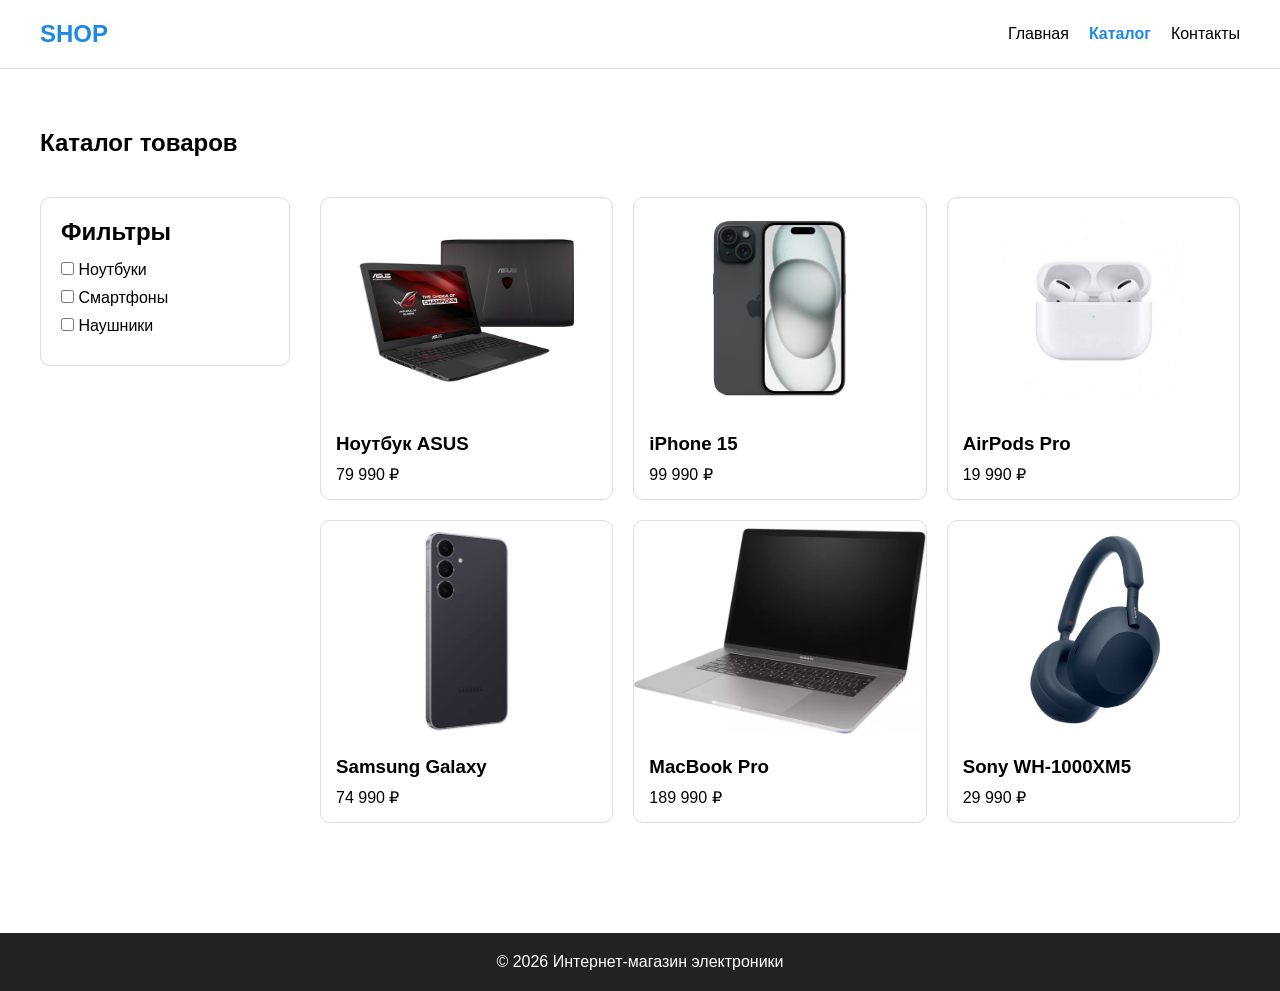
<file: catalog.html>
<!DOCTYPE html>
<html lang="ru">
<head>
    <meta charset="UTF-8">
    <meta name="viewport" content="width=device-width, initial-scale=1.0">
    <title>Интернет-магазин</title>

    <link rel="stylesheet" href="style.css">
</head>
<body>

<header class="header">
    <div class="container">

        <a href="index.html" class="logo">
            SHOP
        </a>

        <nav class="menu">
            <a href="index.html">Главная</a>
            <a href="catalog.html" class="active">Каталог</a>
            <a href="contacts.html">Контакты</a>
        </nav>

    </div>
</header>

<main>

    <section class="catalog">

        <div class="container">

            <h1>Каталог товаров</h1>

            <div class="catalog-layout">

                <aside class="filters">

                    <h2>Фильтры</h2>

                    <label>
                        <input type="checkbox" value="laptop">
                        Ноутбуки
                    </label>

                    <label>
                        <input type="checkbox" value="phone">
                        Смартфоны
                    </label>

                    <label>
                        <input type="checkbox" value="headphones">
                        Наушники
                    </label>

                </aside>

                <div class="catalog-grid">

                    <article class="card" data-category="laptop">

                        <img src="./img/products/asus.jpg" alt="Ноутбук ASUS">

                        <h3>
                            <a href="product-asus.html">
                                Ноутбук ASUS
                            </a>
                        </h3>

                        <p>79 990 ₽</p>

                    </article>

                    <article class="card" data-category="phone">

                        <img src="./img/products/iphone.jpg" alt="iPhone 15">

                        <h3>
                            <a href="product-iphone.html">
                                iPhone 15
                            </a>
                        </h3>

                        <p>99 990 ₽</p>

                    </article>

                    <article class="card" data-category="headphones">

                        <img src="./img/products/airpods.jpg" alt="AirPods Pro">

                        <h3>
                            <a href="product-airpods.html">
                                AirPods Pro
                            </a>
                        </h3>

                        <p>19 990 ₽</p>

                    </article>

                    <article class="card" data-category="phone">

                        <img src="./img/products/samsung-galaxy.jpg" alt="Samsung Galaxy">

                        <h3>
                            <a href="product-samsung.html">
                                Samsung Galaxy
                            </a>
                        </h3>

                        <p>74 990 ₽</p>

                    </article>

                    <article class="card" data-category="laptop">

                        <img src="./img/products/macbook-pro.jpg" alt="MacBook Pro">

                        <h3>
                            <a href="product-macbook.html">
                                MacBook Pro
                            </a>
                        </h3>

                        <p>189 990 ₽</p>

                    </article>

                    <article class="card" data-category="headphones">

                        <img src="./img/products/sony-wh1000xm5.jpg" alt="Sony WH-1000XM5">

                        <h3>
                            <a href="product-sony.html">
                                Sony WH-1000XM5
                            </a>
                        </h3>

                        <p>29 990 ₽</p>

                    </article>

                </div>

            </div>

        </div>

    </section>

</main>

<script src="./js/script.js"></script>

<footer class="footer">
    <div class="container">
        <p>© 2026 Интернет-магазин электроники</p>
    </div>
</footer>

</body>
</html>
</file>
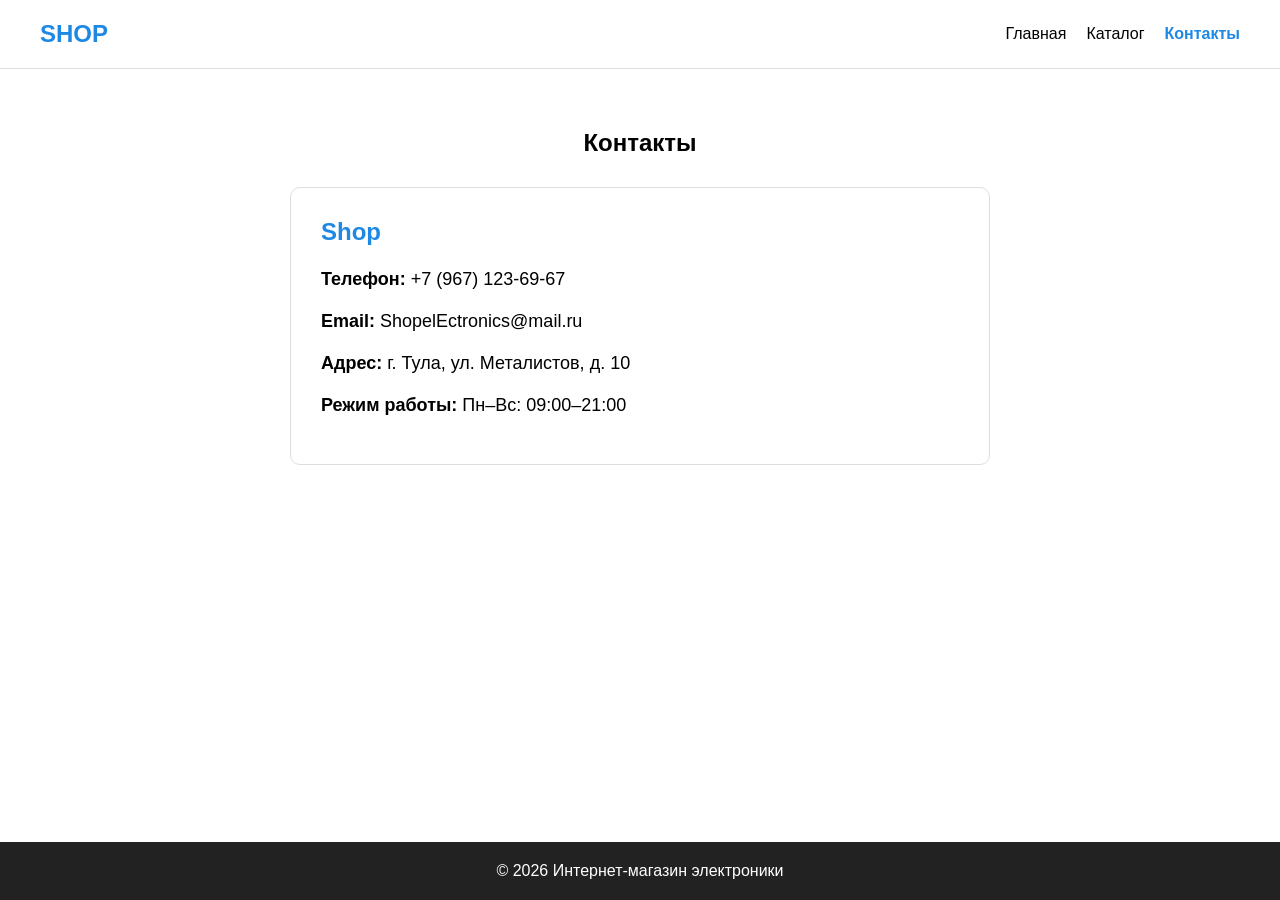
<file: contacts.html>
<!DOCTYPE html>
<html lang="ru">
<head>
    <meta charset="UTF-8">
    <meta name="viewport" content="width=device-width, initial-scale=1.0">
    <title>Контакты | Shop</title>

    <link rel="stylesheet" href="style.css">
</head>
<body>

<header class="header">

    <div class="container">

        <a href="index.html" class="logo">
            SHOP
        </a>

        <nav class="menu">
            <a href="index.html">Главная</a>
            <a href="catalog.html">Каталог</a>
            <a href="contacts.html" class="active">Контакты</a>
        </nav>

    </div>

</header>

<main>

    <section class="contacts-page">

        <div class="container">

            <h1>Контакты</h1>

            <div class="contacts-card">

                <h2>Shop</h2>

                <p>
                    <strong>Телефон:</strong>
                    +7 (967) 123-69-67
                </p>

                <p>
                    <strong>Email:</strong>
                     ShopelEctronics@mail.ru
                </p>

                <p>
                    <strong>Адрес:</strong>
                    г. Тула, ул. Металистов, д. 10
                </p>

                <p>
                    <strong>Режим работы:</strong>
                    Пн–Вс: 09:00–21:00
                </p>

            </div>

        </div>

    </section>

</main>

<footer class="footer">

    <div class="container">

        <p>© 2026 Интернет-магазин электроники</p>

    </div>

</footer>

</body>
</html>
</file>
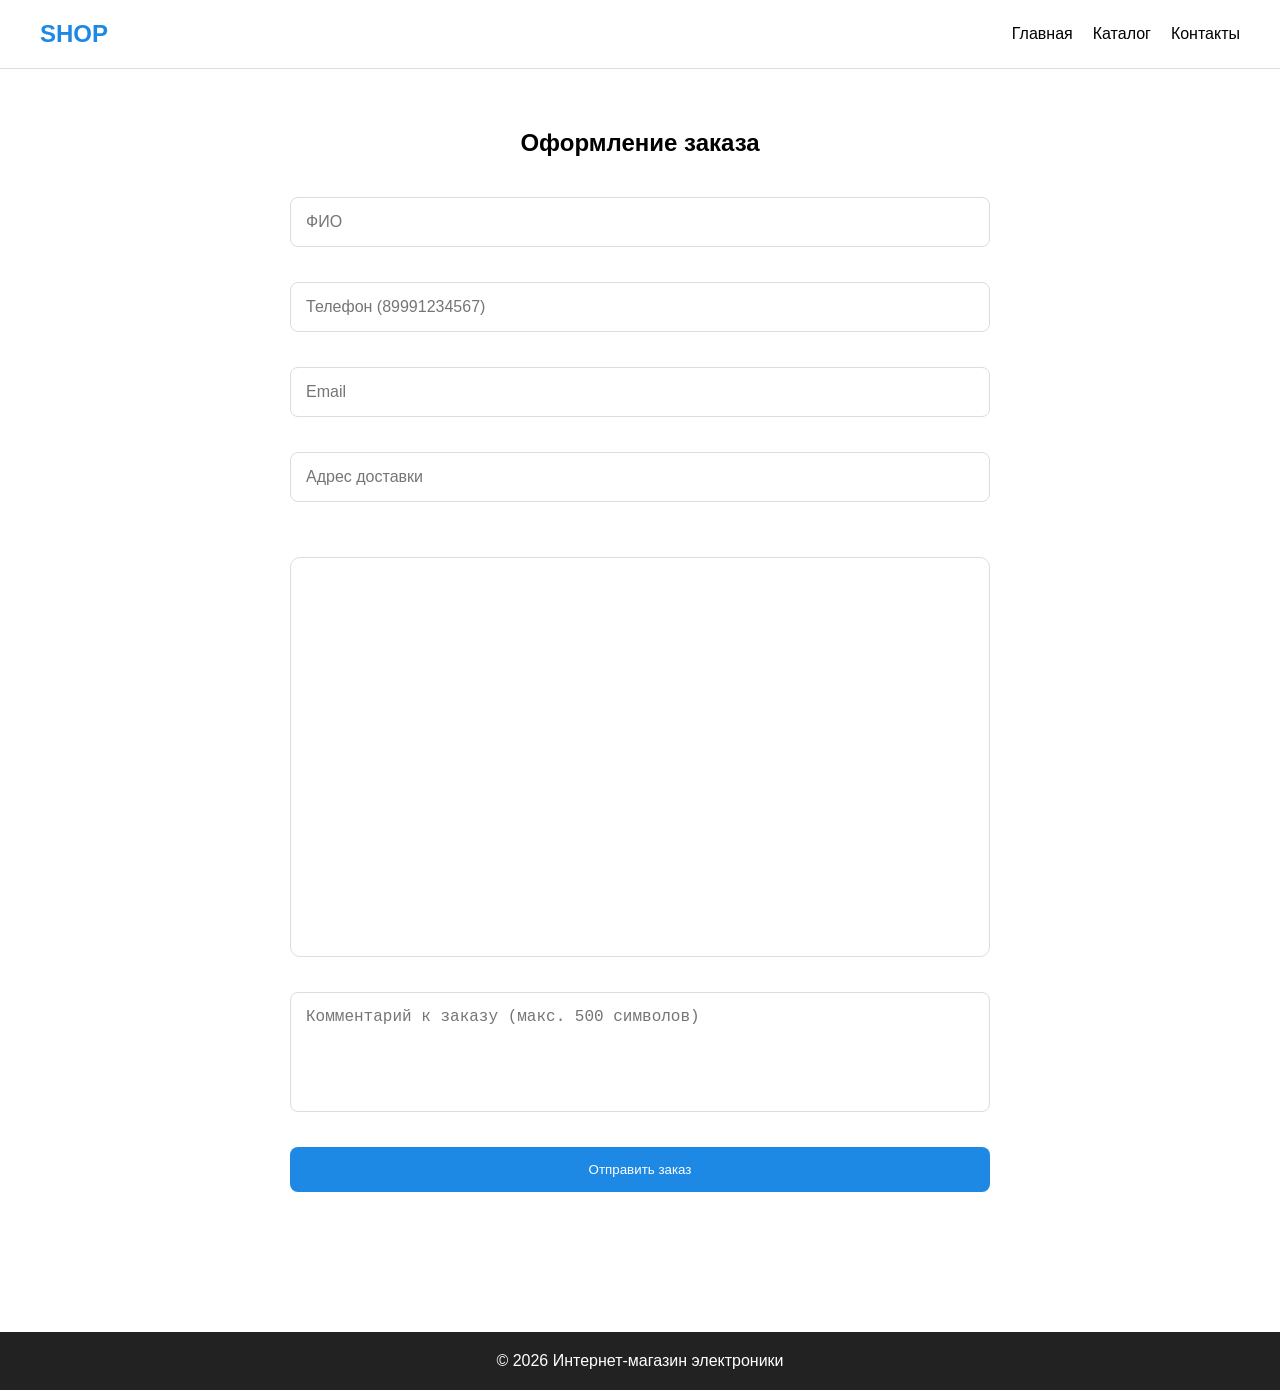
<file: order.html>
<!DOCTYPE html>
<html lang="ru">
<head>
    <meta charset="UTF-8">
    <meta name="viewport" content="width=device-width, initial-scale=1.0">
    <title>Оформление заказа</title>

    <link rel="stylesheet" href="/style.css">

    <style>
        .order-page {
            padding: 60px 0;
        }

        .order-page h1 {
            text-align: center;
            margin-bottom: 40px;
        }

        .order-form {
            max-width: 700px;
            margin: 0 auto;
        }

        .order-form input,
        .order-form textarea {
            width: 100%;
            padding: 15px;
            margin-bottom: 20px;
            border: 1px solid #ddd;
            border-radius: 8px;
            font-size: 16px;
        }

        .order-form textarea {
            height: 120px;
            resize: none;
        }

        #map {
            width: 100%;
            height: 400px;
            margin-bottom: 20px;
            border-radius: 10px;
            overflow: hidden;
            border: 1px solid #ddd;
        }

        .buy-btn {
            width: 100%;
            border: none;
            cursor: pointer;
        }

        .error {
            color: red;
            margin-top: 15px;
            line-height: 1.6;
        }

        .success {
            color: green;
            margin-top: 15px;
            font-weight: bold;
        }
    </style>

</head>
<body>

<header class="header">
    <div class="container">

        <a href="index.html" class="logo">
            SHOP
        </a>

        <nav class="menu">
            <a href="index.html">Главная</a>
            <a href="catalog.html">Каталог</a>
            <a href="contacts.html">Контакты</a>
        </nav>

    </div>
</header>

<main>

    <section class="order-page">

        <div class="container">

            <h1>Оформление заказа</h1>

            <form class="order-form" id="orderForm">

                <input
                        type="text"
                        id="fio"
                        placeholder="ФИО"
                >

                <input
                        type="tel"
                        id="phone"
                        placeholder="Телефон (89991234567)"
                >

                <input
                        type="email"
                        id="email"
                        placeholder="Email"
                >

                <input
                        type="text"
                        id="address"
                        placeholder="Адрес доставки"
                >

                <div id="map"></div>

                <input
                        type="hidden"
                        id="coordinates"
                >

                <textarea
                        id="comment"
                        maxlength="500"
                        placeholder="Комментарий к заказу (макс. 500 символов)"
                ></textarea>

                <button type="submit" class="btn buy-btn">
                    Отправить заказ
                </button>

                <div id="result"></div>

            </form>

        </div>

    </section>

</main>

<footer class="footer">
    <div class="container">
        <p>© 2026 Интернет-магазин электроники</p>
    </div>
</footer>

<script src="https://api-maps.yandex.ru/2.1/?lang=ru_RU"></script>

<script>

    ymaps.ready(init);

    function init() {

        const myMap = new ymaps.Map("map", {
            center: [55.751244, 37.618423],
            zoom: 10
        });

        let placemark = null;

        myMap.events.add('click', function (e) {

            const coords = e.get('coords');

            if (placemark) {

                placemark.geometry.setCoordinates(coords);

            } else {

                placemark = new ymaps.Placemark(
                    coords,
                    {
                        balloonContent:
                            'Координаты:<br>' +
                            coords[0].toFixed(6) +
                            ', ' +
                            coords[1].toFixed(6)
                    },
                    {
                        preset: 'islands#redDotIcon'
                    }
                );

                myMap.geoObjects.add(placemark);
            }

            placemark.properties.set(
                'balloonContent',
                'Координаты:<br>' +
                coords[0].toFixed(6) +
                ', ' +
                coords[1].toFixed(6)
            );

            placemark.balloon.open();

            document.getElementById('coordinates').value =
                coords[0] + ',' + coords[1];

        });
    }

    document.getElementById('orderForm').addEventListener('submit', function(e) {

        e.preventDefault();

        const errors = [];

        const fio = document.getElementById('fio').value.trim();
        const phone = document.getElementById('phone').value.trim();
        const email = document.getElementById('email').value.trim();
        const address = document.getElementById('address').value.trim();
        const coordinates = document.getElementById('coordinates').value;

        if (fio === '') {
            errors.push('Не заполнено поле ФИО');
        }

        if (phone === '') {
            errors.push('Не заполнено поле Телефон');
        }

        if (
            phone !== '' &&
            !/^(8|7)\d{10}$/.test(phone)
        ) {
            errors.push('Телефон должен быть в формате 89991234567');
        }

        if (email === '') {
            errors.push('Не заполнено поле Email');
        }

        if (
            email !== '' &&
            !/^[^\s@]+@[^\s@]+\.[^\s@]+$/.test(email)
        ) {
            errors.push('Некорректный Email');
        }

        if (address === '') {
            errors.push('Не заполнен адрес доставки');
        }

        if (coordinates === '') {
            errors.push('Не отмечен адрес доставки на карте');
        }

        const result = document.getElementById('result');

        if (errors.length > 0) {

            result.className = 'error';
            result.innerHTML = errors.join('<br>');

        } else {

            result.className = 'success';
            result.innerHTML = 'Заказ оформлен!';

            document.getElementById('orderForm').reset();
            document.getElementById('coordinates').value = '';

        }

    });

</script>

</body>
</html>
</file>
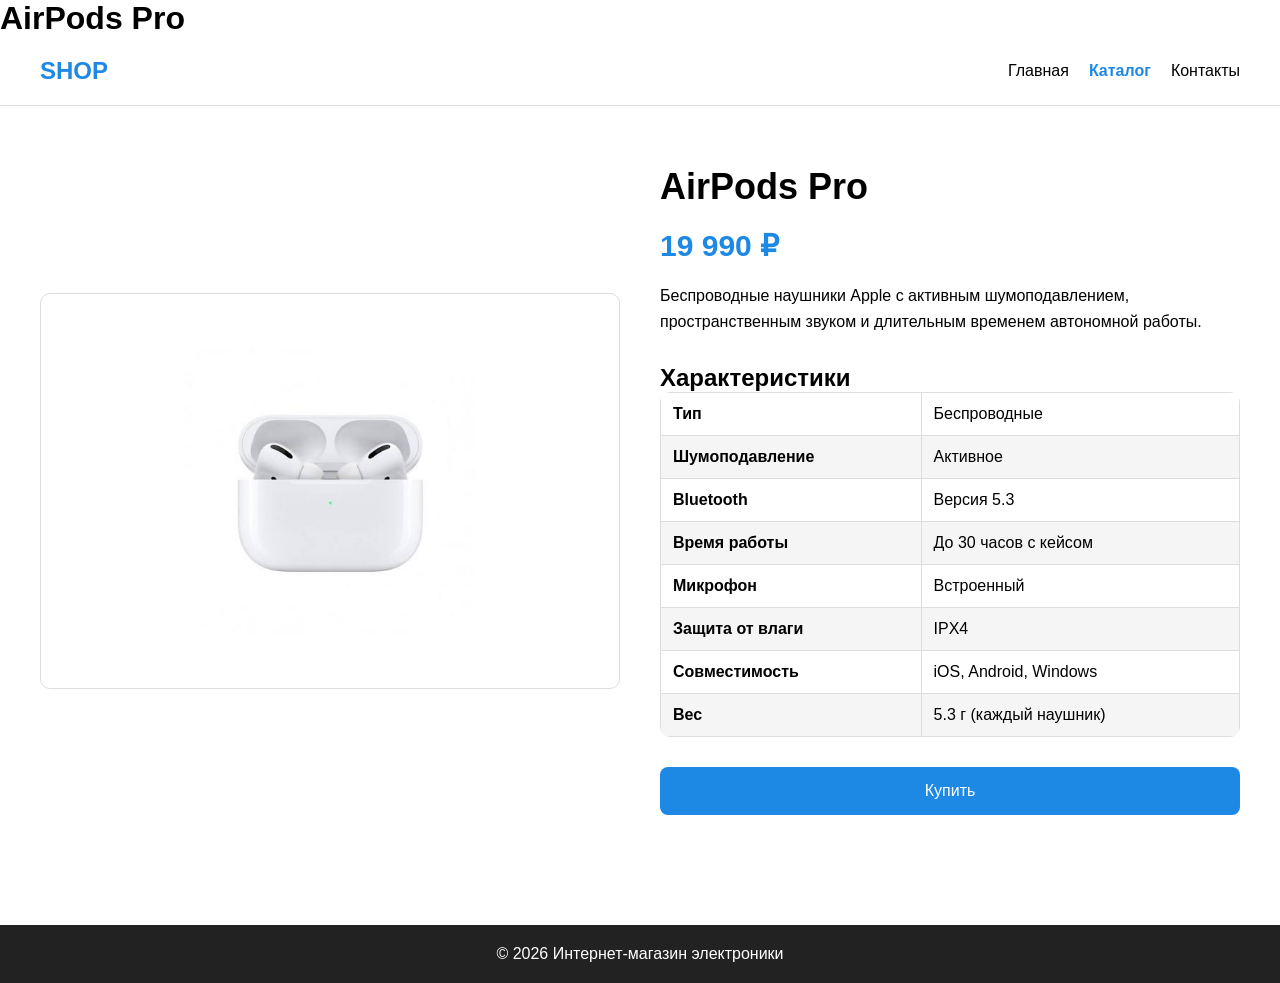
<file: product-airpods.html>
<!DOCTYPE html>
<html lang="ru">
<head>
    <meta charset="UTF-8">
    <meta name="viewport" content="width=device-width, initial-scale=1.0">
    <h1>AirPods Pro</h1>

    <link rel="stylesheet" href="style.css">
</head>
<body>

<header class="header">
    <div class="container">

        <a href="index.html" class="logo">
            SHOP
        </a>

        <nav class="menu">
            <a href="index.html">Главная</a>
            <a href="catalog.html" class="active">Каталог</a>
            <a href="contacts.html">Контакты</a>
        </nav>
    </div>
</header>

<main>

    <section class="product-page">

        <div class="container">

            <div class="product-wrapper">

                <div class="product-image">

                    <img src="./img/products/airpods.jpg" alt="AirPods Pro">

                </div>

                <div class="product-info">
                    <h1>AirPods Pro</h1>

                    <p class="price">19 990 ₽</p>

                    <p class="description">
                        Беспроводные наушники Apple с активным шумоподавлением,
                        пространственным звуком и длительным временем автономной работы.
                    </p>

                    <h2>Характеристики</h2>

                    <table class="specs-table">

                        <tr>
                            <td>Тип</td>
                            <td>Беспроводные</td>
                        </tr>

                        <tr>
                            <td>Шумоподавление</td>
                            <td>Активное</td>
                        </tr>

                        <tr>
                            <td>Bluetooth</td>
                            <td>Версия 5.3</td>
                        </tr>

                        <tr>
                            <td>Время работы</td>
                            <td>До 30 часов с кейсом</td>
                        </tr>

                        <tr>
                            <td>Микрофон</td>
                            <td>Встроенный</td>
                        </tr>

                        <tr>
                            <td>Защита от влаги</td>
                            <td>IPX4</td>
                        </tr>

                        <tr>
                            <td>Совместимость</td>
                            <td>iOS, Android, Windows</td>
                        </tr>

                        <tr>
                            <td>Вес</td>
                            <td>5.3 г (каждый наушник)</td>
                        </tr>

                    </table>

                    <a href="order.html" class="btn buy-btn">
                        Купить
                    </a>
                </div>

            </div>

        </div>

    </section>

</main>

<footer class="footer">

    <div class="container">

        <p>© 2026 Интернет-магазин электроники</p>

    </div>

</footer>

</body>
</html>
</file>
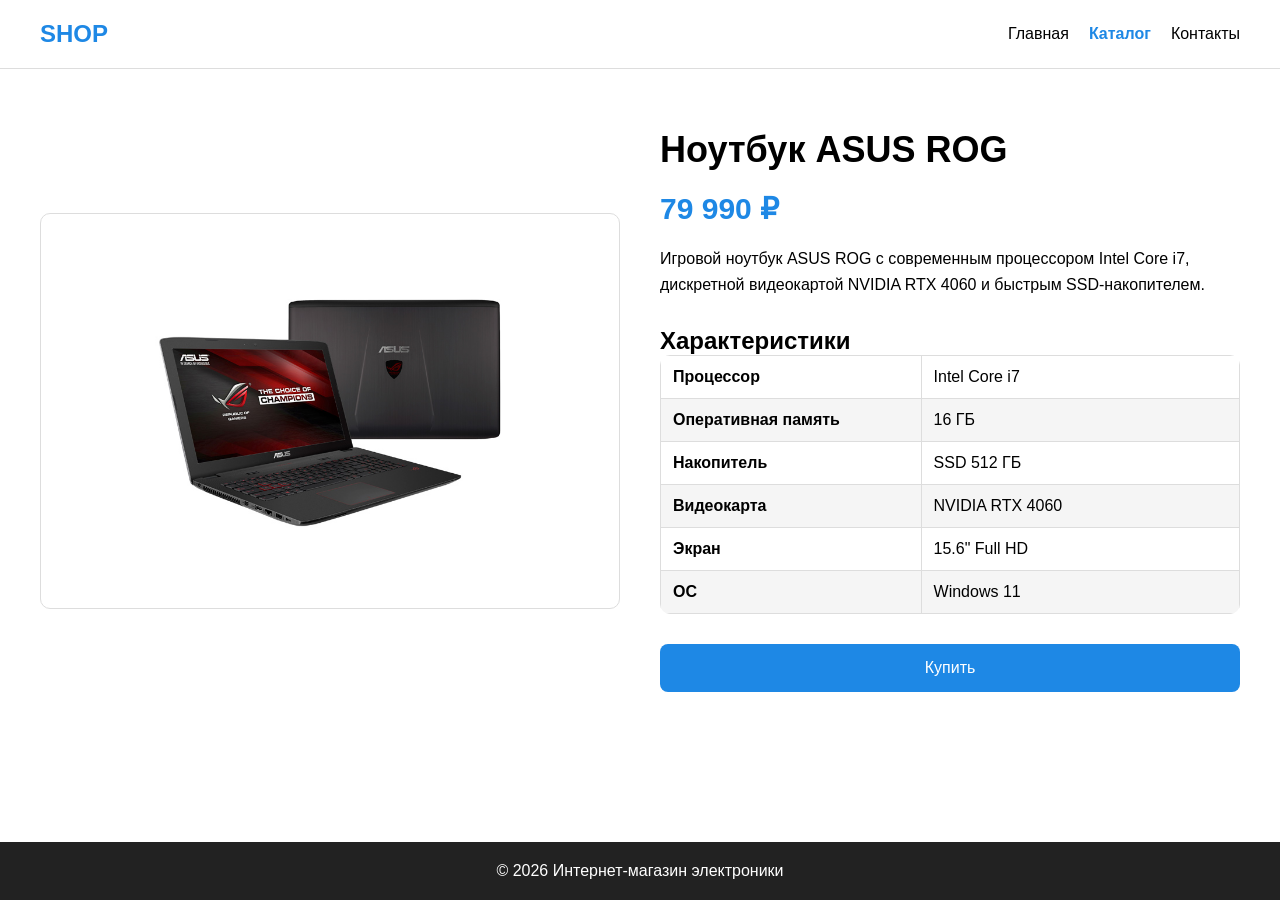
<file: product-asus.html>
<!DOCTYPE html>
<html lang="ru">
<head>
    <meta charset="UTF-8">
    <meta name="viewport" content="width=device-width, initial-scale=1.0">
    <title>Ноутбук ASUS ROG</title>

    <link rel="stylesheet" href="style.css">
</head>
<body>

<header class="header">
    <div class="container">

        <a href="index.html" class="logo">
            SHOP
        </a>

        <nav class="menu">
            <a href="index.html">Главная</a>
            <a href="catalog.html" class="active">Каталог</a>
            <a href="contacts.html">Контакты</a>
        </nav>
    </div>
</header>

<main>

    <section class="product-page">

        <div class="container">

            <div class="product-wrapper">

                <div class="product-image">

                    <img src="./img/products/asus.jpg" alt="Ноутбук ASUS">


                </div>

                <div class="product-info">

                    <h1>Ноутбук ASUS ROG</h1>

                    <p class="price">79 990 ₽</p>

                    <p class="description">
                        Игровой ноутбук ASUS ROG с современным процессором Intel Core i7,
                        дискретной видеокартой NVIDIA RTX 4060 и быстрым SSD-накопителем.
                    </p>

                    <h2>Характеристики</h2>

                    <table class="specs-table">

                        <tr>
                            <td>Процессор</td>
                            <td>Intel Core i7</td>
                        </tr>

                        <tr>
                            <td>Оперативная память</td>
                            <td>16 ГБ</td>
                        </tr>

                        <tr>
                            <td>Накопитель</td>
                            <td>SSD 512 ГБ</td>
                        </tr>

                        <tr>
                            <td>Видеокарта</td>
                            <td>NVIDIA RTX 4060</td>
                        </tr>

                        <tr>
                            <td>Экран</td>
                            <td>15.6" Full HD</td>
                        </tr>

                        <tr>
                            <td>ОС</td>
                            <td>Windows 11</td>
                        </tr>

                    </table>

                    <a href="order.html" class="btn buy-btn">
                        Купить
                    </a>

                </div>

            </div>

        </div>

    </section>

</main>

<footer class="footer">

    <div class="container">

        <p>© 2026 Интернет-магазин электроники</p>

    </div>

</footer>

</body>
</html>
</file>
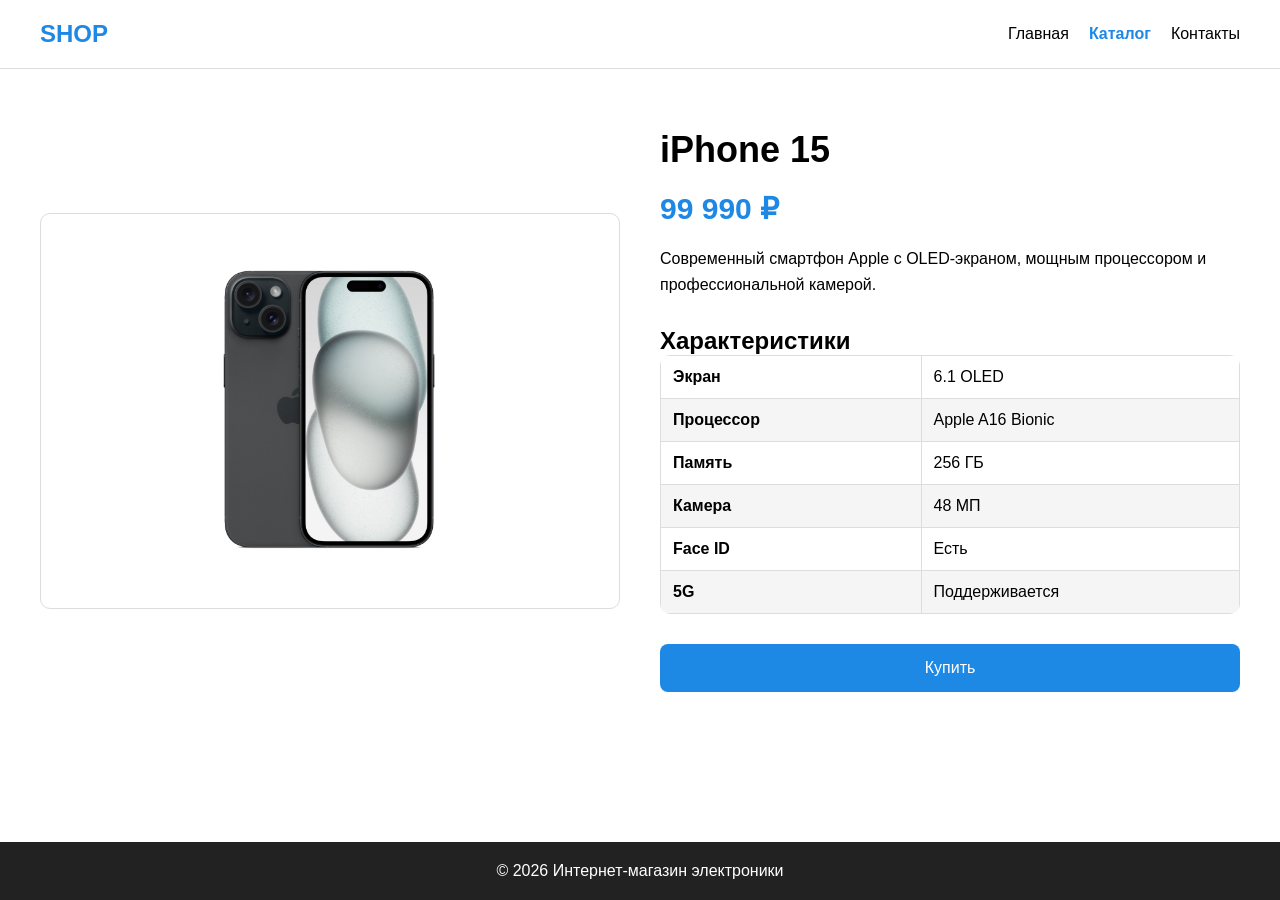
<file: product-iphone.html>
<!DOCTYPE html>
<html lang="ru">
<head>
    <meta charset="UTF-8">
    <meta name="viewport" content="width=device-width, initial-scale=1.0">
    <title>iPhone 15</title>

    <link rel="stylesheet" href="style.css">
</head>
<body>

<header class="header">
    <div class="container">

        <a href="index.html" class="logo">
            SHOP
        </a>

        <nav class="menu">
            <a href="index.html">Главная</a>
            <a href="catalog.html" class="active">Каталог</a>
            <a href="contacts.html">Контакты</a>
        </nav>
    </div>
</header>

<main>

    <section class="product-page">

        <div class="container">

            <div class="product-wrapper">

                <div class="product-image">

                    <img src="./img/products/iphone.jpg" alt="iPhone 15">

                </div>

                <div class="product-info">

                    <h1>iPhone 15</h1>

                    <p class="price">99 990 ₽</p>

                    <p class="description">
                        Современный смартфон Apple с OLED-экраном,
                        мощным процессором и профессиональной камерой.
                    </p>

                    <h2>Характеристики</h2>

                    <table class="specs-table">

                        <tr>
                            <td>Экран</td>
                            <td>6.1 OLED</td>
                        </tr>

                        <tr>
                            <td>Процессор</td>
                            <td>Apple A16 Bionic</td>
                        </tr>

                        <tr>
                            <td>Память</td>
                            <td>256 ГБ</td>
                        </tr>

                        <tr>
                            <td>Камера</td>
                            <td>48 МП</td>
                        </tr>

                        <tr>
                            <td>Face ID</td>
                            <td>Есть</td>
                        </tr>

                        <tr>
                            <td>5G</td>
                            <td>Поддерживается</td>
                        </tr>

                    </table>

                    <a href="order.html" class="btn buy-btn">
                        Купить
                    </a>

                </div>

            </div>

        </div>

    </section>

</main>

<footer class="footer">

    <div class="container">

        <p>© 2026 Интернет-магазин электроники</p>

    </div>

</footer>

</body>
</html>
</file>
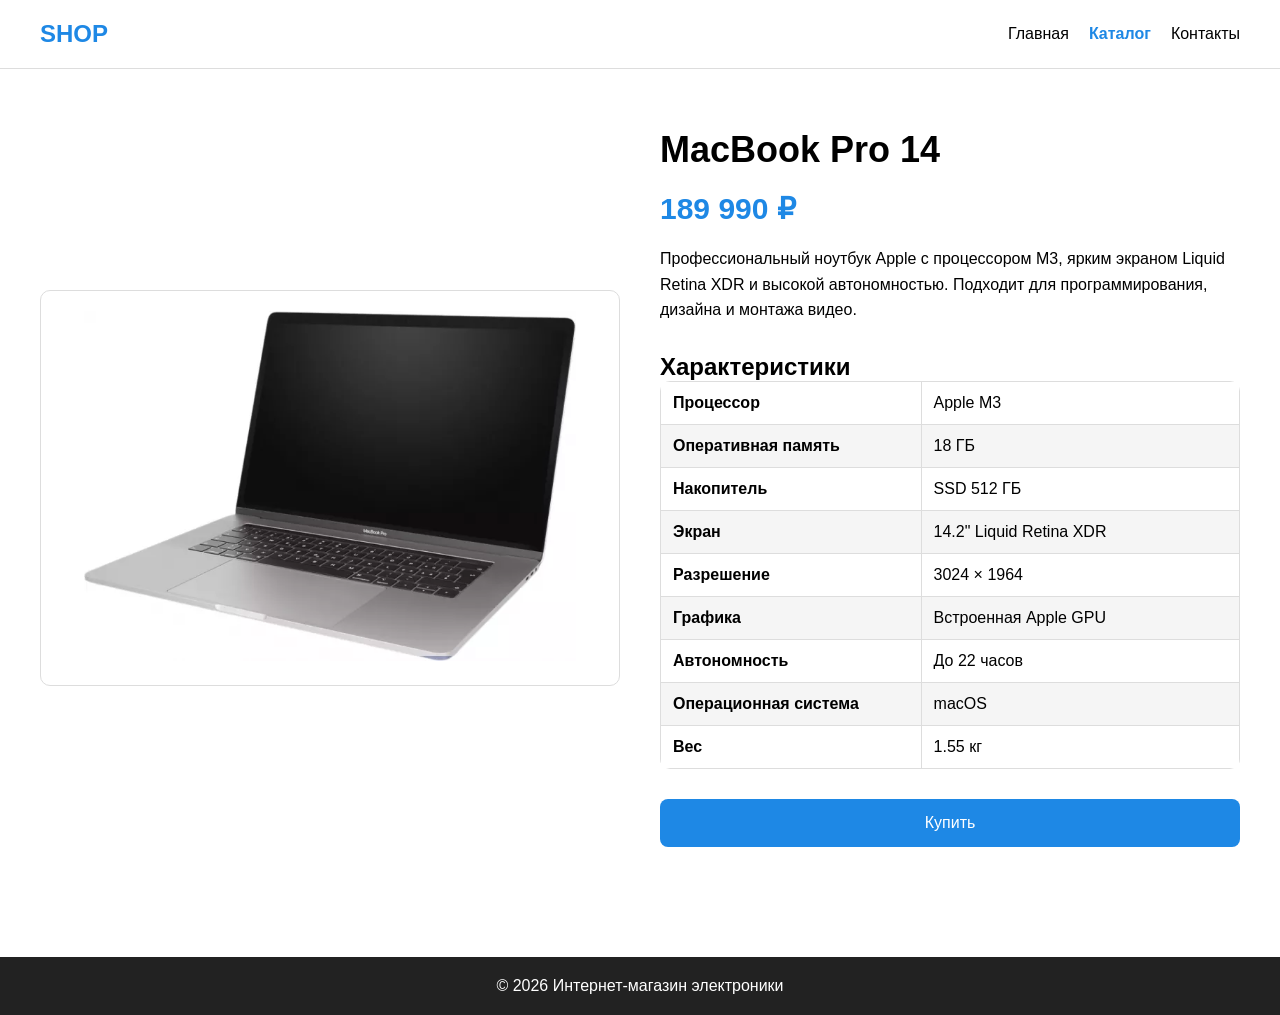
<file: product-macbook.html>
<!DOCTYPE html>
<html lang="ru">
<head>
    <meta charset="UTF-8">
    <meta name="viewport" content="width=device-width, initial-scale=1.0">
    <title>MacBook Pro </title>

    <link rel="stylesheet" href="style.css">
</head>
<body>

<header class="header">
    <div class="container">

        <a href="index.html" class="logo">
            SHOP
        </a>

        <nav class="menu">
            <a href="index.html">Главная</a>
            <a href="catalog.html" class="active">Каталог</a>
            <a href="contacts.html">Контакты</a>
        </nav>
    </div>
</header>

<main>

    <section class="product-page">

        <div class="container">

            <div class="product-wrapper">

                <div class="product-image">

                    <img src="./img/products/macbook-pro.jpg" alt="MacBook Pro">

                </div>

                <div class="product-info">

                    <h1>MacBook Pro 14</h1>

                    <p class="price">189 990 ₽</p>

                    <p class="description">
                        Профессиональный ноутбук Apple с процессором M3,
                        ярким экраном Liquid Retina XDR и высокой автономностью.
                        Подходит для программирования, дизайна и монтажа видео.
                    </p>

                    <h2>Характеристики</h2>

                    <table class="specs-table">

                        <tr>
                            <td>Процессор</td>
                            <td>Apple M3</td>
                        </tr>

                        <tr>
                            <td>Оперативная память</td>
                            <td>18 ГБ</td>
                        </tr>

                        <tr>
                            <td>Накопитель</td>
                            <td>SSD 512 ГБ</td>
                        </tr>

                        <tr>
                            <td>Экран</td>
                            <td>14.2" Liquid Retina XDR</td>
                        </tr>

                        <tr>
                            <td>Разрешение</td>
                            <td>3024 × 1964</td>
                        </tr>

                        <tr>
                            <td>Графика</td>
                            <td>Встроенная Apple GPU</td>
                        </tr>

                        <tr>
                            <td>Автономность</td>
                            <td>До 22 часов</td>
                        </tr>

                        <tr>
                            <td>Операционная система</td>
                            <td>macOS</td>
                        </tr>

                        <tr>
                            <td>Вес</td>
                            <td>1.55 кг</td>
                        </tr>

                    </table>

                    <a href="order.html" class="btn buy-btn">
                        Купить
                    </a>

                </div>

            </div>

        </div>

    </section>

</main>

<footer class="footer">

    <div class="container">

        <p>© 2026 Интернет-магазин электроники</p>

    </div>

</footer>

</body>
</html>
</file>
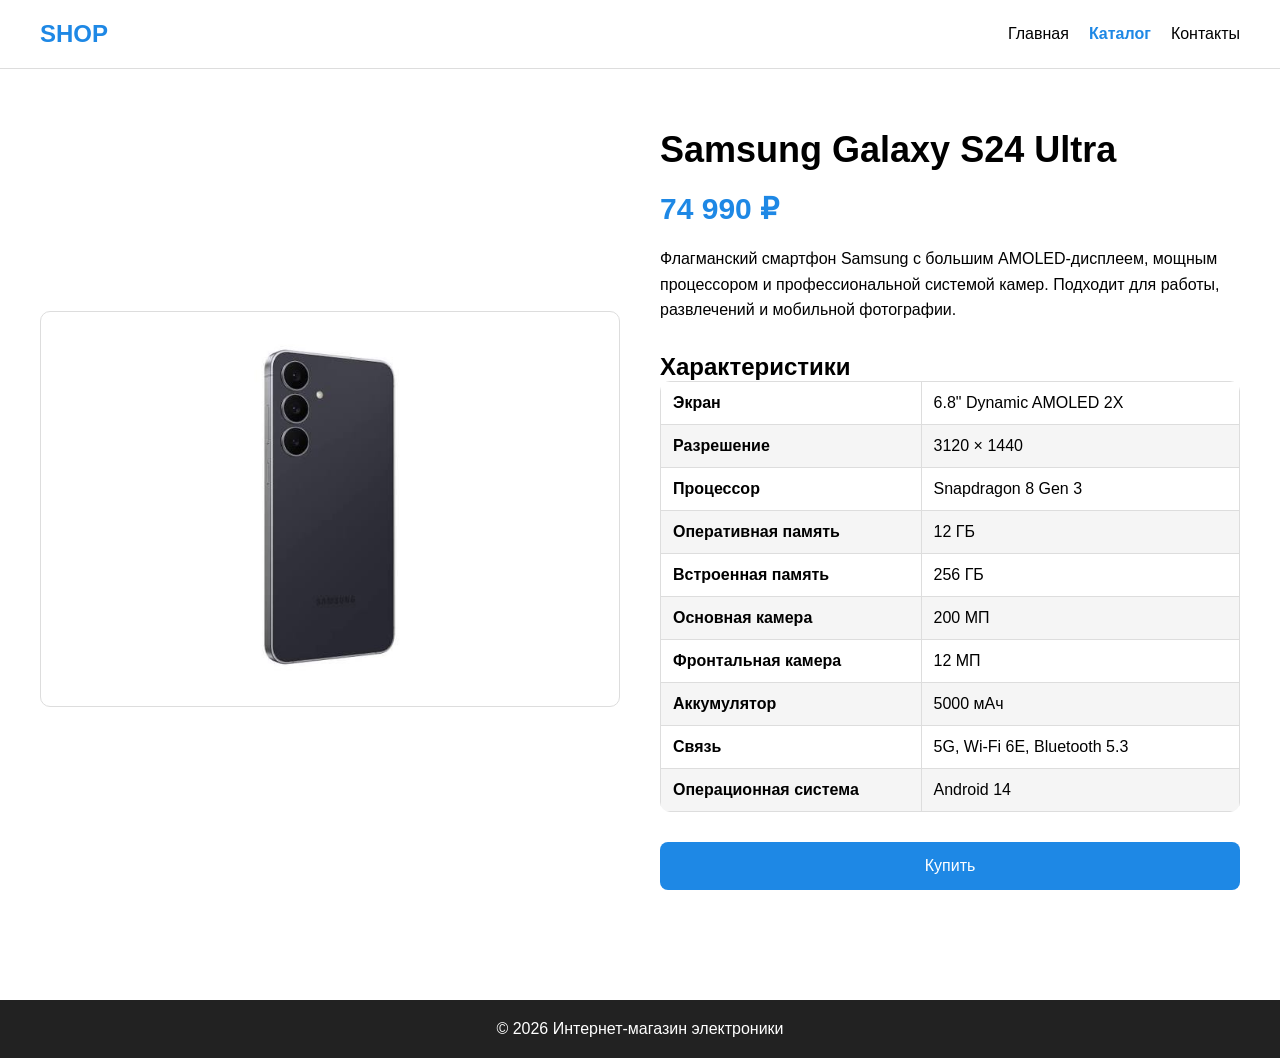
<file: product-samsung.html>
<!DOCTYPE html>
<html lang="ru">
<head>
    <meta charset="UTF-8">
    <meta name="viewport" content="width=device-width, initial-scale=1.0">
    <title>Samsung Galaxy S24 Ultra</title>

    <link rel="stylesheet" href="style.css">
</head>
<body>

<header class="header">
    <div class="container">

        <a href="index.html" class="logo">
            SHOP
        </a>

        <nav class="menu">
            <a href="index.html">Главная</a>
            <a href="catalog.html" class="active">Каталог</a>
            <a href="contacts.html">Контакты</a>
        </nav>
    </div>
</header>

<main>

    <section class="product-page">

        <div class="container">

            <div class="product-wrapper">

                <div class="product-image">

                    <img src="./img/products/samsung-galaxy.jpg" alt="Samsung Galaxy S24 Ultra">

                </div>

                <div class="product-info">

                    <h1>Samsung Galaxy S24 Ultra</h1>

                    <p class="price">74 990 ₽</p>

                    <p class="description">
                        Флагманский смартфон Samsung с большим AMOLED-дисплеем,
                        мощным процессором и профессиональной системой камер.
                        Подходит для работы, развлечений и мобильной фотографии.
                    </p>

                    <h2>Характеристики</h2>

                    <table class="specs-table">

                        <tr>
                            <td>Экран</td>
                            <td>6.8" Dynamic AMOLED 2X</td>
                        </tr>

                        <tr>
                            <td>Разрешение</td>
                            <td>3120 × 1440</td>
                        </tr>

                        <tr>
                            <td>Процессор</td>
                            <td>Snapdragon 8 Gen 3</td>
                        </tr>

                        <tr>
                            <td>Оперативная память</td>
                            <td>12 ГБ</td>
                        </tr>

                        <tr>
                            <td>Встроенная память</td>
                            <td>256 ГБ</td>
                        </tr>

                        <tr>
                            <td>Основная камера</td>
                            <td>200 МП</td>
                        </tr>

                        <tr>
                            <td>Фронтальная камера</td>
                            <td>12 МП</td>
                        </tr>

                        <tr>
                            <td>Аккумулятор</td>
                            <td>5000 мАч</td>
                        </tr>

                        <tr>
                            <td>Связь</td>
                            <td>5G, Wi-Fi 6E, Bluetooth 5.3</td>
                        </tr>

                        <tr>
                            <td>Операционная система</td>
                            <td>Android 14</td>
                        </tr>

                    </table>

                    <a href="order.html" class="btn buy-btn">
                        Купить
                    </a>

                </div>

            </div>

        </div>

    </section>

</main>

<footer class="footer">

    <div class="container">

        <p>© 2026 Интернет-магазин электроники</p>

    </div>

</footer>

</body>
</html>
</file>
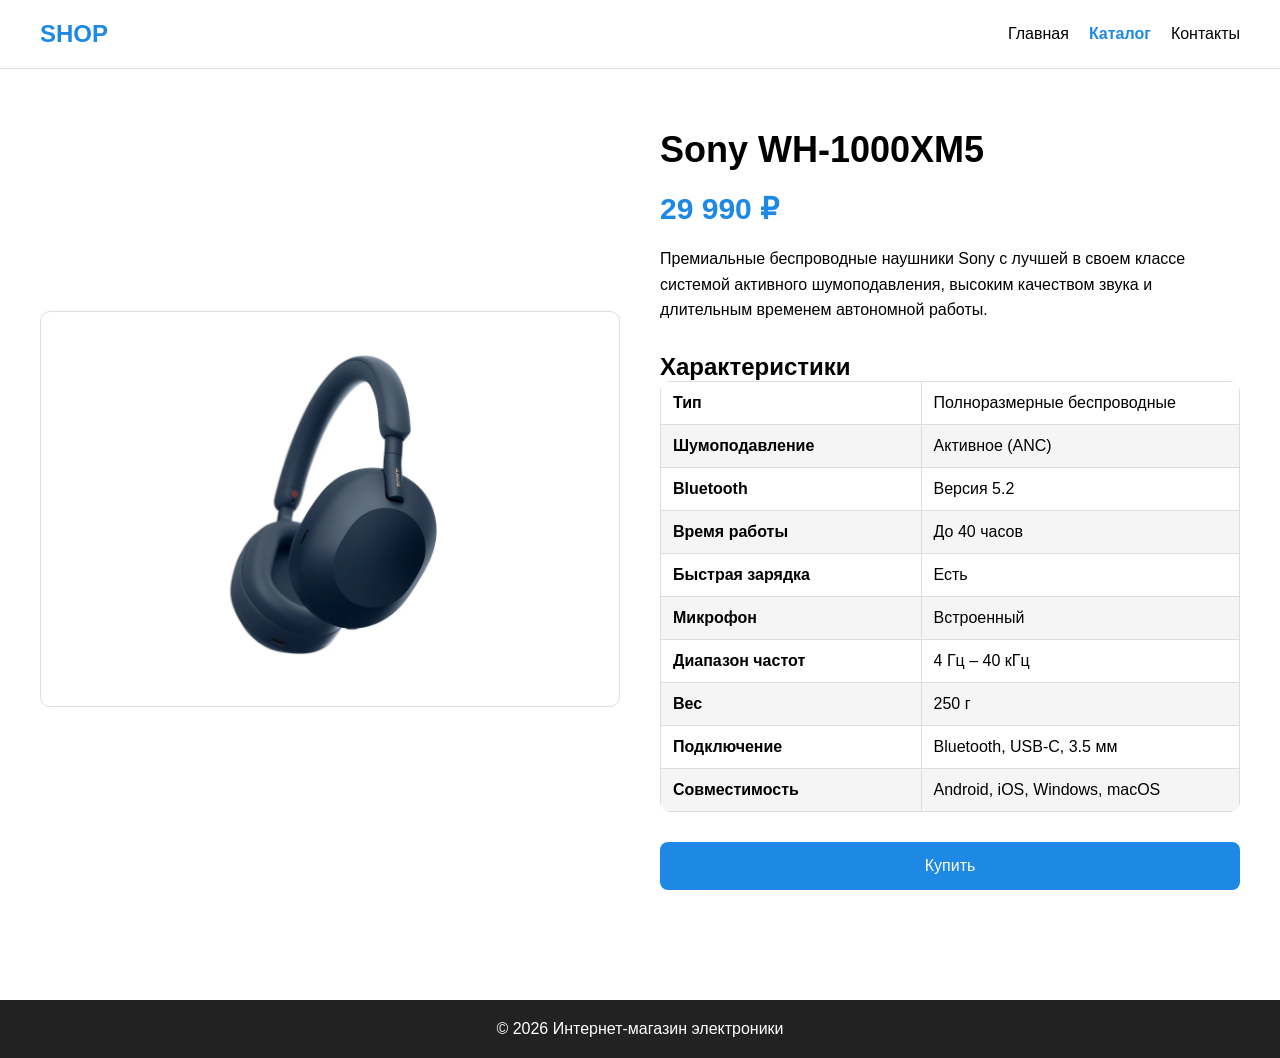
<file: product-sony.html>
<!DOCTYPE html>
<html lang="ru">
<head>
    <meta charset="UTF-8">
    <meta name="viewport" content="width=device-width, initial-scale=1.0">
    <title>Sony WH-1000XM5</title>

    <link rel="stylesheet" href="style.css">
</head>
<body>

<header class="header">
    <div class="container">

        <a href="index.html" class="logo">
            SHOP
        </a>

        <nav class="menu">
            <a href="index.html">Главная</a>
            <a href="catalog.html" class="active">Каталог</a>
            <a href="contacts.html">Контакты</a>
        </nav>
    </div>
</header>

<main>

    <section class="product-page">

        <div class="container">

            <div class="product-wrapper">

                <div class="product-image">

                    <img src="./img/products/sony-wh1000xm5.jpg" alt="Sony WH-1000XM5">

                </div>

                <div class="product-info">

                    <h1>Sony WH-1000XM5</h1>

                    <p class="price">29 990 ₽</p>

                    <p class="description">
                        Премиальные беспроводные наушники Sony с лучшей в своем классе
                        системой активного шумоподавления, высоким качеством звука и
                        длительным временем автономной работы.
                    </p>

                    <h2>Характеристики</h2>

                    <table class="specs-table">

                        <tr>
                            <td>Тип</td>
                            <td>Полноразмерные беспроводные</td>
                        </tr>

                        <tr>
                            <td>Шумоподавление</td>
                            <td>Активное (ANC)</td>
                        </tr>

                        <tr>
                            <td>Bluetooth</td>
                            <td>Версия 5.2</td>
                        </tr>

                        <tr>
                            <td>Время работы</td>
                            <td>До 40 часов</td>
                        </tr>

                        <tr>
                            <td>Быстрая зарядка</td>
                            <td>Есть</td>
                        </tr>

                        <tr>
                            <td>Микрофон</td>
                            <td>Встроенный</td>
                        </tr>

                        <tr>
                            <td>Диапазон частот</td>
                            <td>4 Гц – 40 кГц</td>
                        </tr>

                        <tr>
                            <td>Вес</td>
                            <td>250 г</td>
                        </tr>

                        <tr>
                            <td>Подключение</td>
                            <td>Bluetooth, USB-C, 3.5 мм</td>
                        </tr>

                        <tr>
                            <td>Совместимость</td>
                            <td>Android, iOS, Windows, macOS</td>
                        </tr>

                    </table>

                    <a href="order.html" class="btn buy-btn">
                        Купить
                    </a>

                </div>

            </div>

        </div>

    </section>

</main>

<footer class="footer">

    <div class="container">

        <p>© 2026 Интернет-магазин электроники</p>

    </div>

</footer>

</body>
</html>
</file>
<file: style.css>
* {
    margin: 0;
    padding: 0;
    box-sizing: border-box;
}

body {
    font-family: 'Montserrat', sans-serif;
}

.container {
    width: min(100% - 32px, 1200px);
    margin: 0 auto;
}
.header {
    padding: 20px 0;
    border-bottom: 1px solid #ddd;
}

.header .container {
    display: flex;
    justify-content: space-between;
    align-items: center;
}

.menu {
    display: flex;
    gap: 20px;
}

.logo {
    font-size: 24px;
    font-weight: bold;
}

a {
    text-decoration: none;
    color: black;
}
.hero {
    padding: 80px 0;

    text-align: center;

    background: #f5f5f5;
}

.hero h1 {
    font-size: 36px;

    margin-bottom: 20px;
}

.hero p {
    margin-bottom: 30px;

    font-size: 18px;
}

.btn {
    display: inline-block;

    padding: 15px 30px;

    background: #1e88e5;

    color: white;

    border-radius: 8px;
}
.products {
    padding: 60px 0;
}

.products h2 {
    margin-bottom: 30px;

    text-align: center;
}

.products-grid {

    display: grid;

    grid-template-columns: 1fr;

    gap: 20px;
}

.card {

    border: 1px solid #ddd;

    border-radius: 10px;

    overflow: hidden;

    background: white;
}

.card img {
    width: 100%;
}

.card h3 {
    padding: 15px;
}

.card p {
    padding: 0 15px 15px;
}
@media (min-width: 768px) {

    .products-grid {

        grid-template-columns:
            repeat(2, 1fr);
    }

}
@media (min-width: 1200px) {

    .products-grid {

        grid-template-columns:
            repeat(3, 1fr);
    }

}
.header {
    background: white;
    position: sticky;
    top: 0;
}

.logo {
    color: #1e88e5;
}

.menu a {
    transition: 0.3s;
}

.menu a:hover {
    color: #1e88e5;
}

.btn:hover {
    opacity: 0.9;
}

.card {
    transition: 0.3s;
}

.card:hover {
    transform: translateY(-5px);
}
.catalog {
    padding: 60px 0;
}

.catalog h1 {
    margin-bottom: 40px;
}

.catalog-layout {
    display: grid;
    gap: 30px;
}

.filters {
    border: 1px solid #ddd;
    padding: 20px;
    border-radius: 10px;
}

.filters h2 {
    margin-bottom: 15px;
}

.filters label {
    display: block;
    margin-bottom: 10px;
}
@media (min-width: 1024px) {

    .catalog-layout {

        grid-template-columns:
            250px 1fr;

        align-items: start;
    }

}
.product {
    padding: 60px 0;
}

.product-wrapper {
    display: grid;
    gap: 40px;
}

.product-image img {
    width: 100%;
    border-radius: 10px;
}

.price {
    font-size: 32px;
    font-weight: bold;
    color: #1e88e5;
    margin: 20px 0;
}

.specs {
    margin: 20px 0;
    padding-left: 20px;
}

.specs li {
    margin-bottom: 10px;
}
@media (min-width: 768px) {

    .product-wrapper {

        grid-template-columns:
            1fr 1fr;
    }

}
.contacts {
    padding: 60px 0;
}

.contacts h1 {
    text-align: center;
    margin-bottom: 40px;
}

.form {
    max-width: 700px;
    margin: 0 auto;

    display: grid;
    gap: 20px;
}

.form label {
    display: grid;
    gap: 8px;
}

.form input,
.form textarea {

    width: 100%;

    padding: 12px;

    border: 1px solid #ccc;

    border-radius: 8px;

    font-size: 16px;
}

.form textarea {
    resize: vertical;
}
.footer {
    padding: 30px 0;

    background: #222;

    color: white;

    text-align: center;
}
.btn {
    transition: 0.3s;
}

.btn:hover {
    transform: translateY(-2px);
}

.catalog {
    padding: 60px 0;
}

.catalog h1 {
    margin-bottom: 40px;
}

.catalog-layout {
    display: grid;
    gap: 30px;
}

.filters {
    border: 1px solid #ddd;
    padding: 20px;
    border-radius: 10px;
}

.filters h2 {
    margin-bottom: 15px;
}

.filters label {
    display: block;
    margin-bottom: 10px;
}

.catalog-grid {
    display: grid;
    grid-template-columns: 1fr;
    gap: 20px;
}

@media (min-width: 768px) {
    .catalog-grid {
        grid-template-columns: repeat(2, 1fr);
    }
}

@media (min-width: 1200px) {
    .catalog-grid {
        grid-template-columns: repeat(3, 1fr);
    }
}

@media (min-width: 1024px) {
    .catalog-layout {
        grid-template-columns: 250px 1fr;
        align-items: start;
    }
}
html,
body {
    height: 100%;
}

body {
    display: flex;
    flex-direction: column;
}

main {
    flex: 1;
}
.card img {
    width: 100%;
    height: 170px;
    object-fit: contain;
}

.product-image img {
    width: 100%;
    height: 400px;
    object-fit: contain;
    background: #fff;
    border-radius: 10px;
}
.menu a.active {
    color: #1e88e5;
    font-weight: bold;
}
.card {
    text-decoration: none;
    color: inherit;
}
/* PRODUCT PAGE */

.product-page {
    padding: 60px 0;
}

.product-wrapper {
    display: grid;
    grid-template-columns: 1fr 1fr;
    gap: 40px;
}

.product-image {
    background: white;
    border: 1px solid #ddd;
    border-radius: 10px;
    padding: 20px;
}

.product-image img {
    width: 100%;
    height: 350px;
    object-fit: contain;
}

.product-info h1 {
    font-size: 32px;
    margin-bottom: 15px;
}

.price {
    font-size: 28px;
    font-weight: bold;
    color: #1e88e5;
    margin-bottom: 20px;
}

.description {
    margin-bottom: 25px;
    line-height: 1.6;
}

.specs-table {
    width: 100%;
    border-collapse: collapse;
    margin-bottom: 25px;
    background: white;
    border-radius: 10px;
    overflow: hidden;
}

.specs-table td {
    border: 1px solid #ddd;
    padding: 12px;
}

.specs-table td:first-child {
    font-weight: bold;
    width: 45%;
}

.buy-btn {
    width: 100%;
}

@media (max-width: 768px) {
    .product-wrapper {
        grid-template-columns: 1fr;
    }

    .product-info h1 {
        font-size: 26px;
    }
}
.menu a.active {
    color: #1e88e5;
    font-weight: bold;
}
.product-page {
    padding: 60px 0;
    background: transparent;
}
/* PRODUCT PAGE */

.product-page {
    padding: 60px 0;
}

.product-wrapper {
    display: grid;
    grid-template-columns: 1fr 1fr;
    gap: 40px;
    align-items: center;
}

.product-image {
    background: #fff;
    border: 1px solid #ddd;
    border-radius: 10px;
    padding: 20px;
}

.product-image img {
    width: 100%;
    height: 350px;
    object-fit: contain;
}

.product-info h1 {
    font-size: 36px;
    margin-bottom: 15px;
}

.price {
    font-size: 30px;
    color: #1e88e5;
    font-weight: bold;
    margin-bottom: 20px;
}

.description {
    line-height: 1.6;
    margin-bottom: 30px;
}

.specs-table {
    width: 100%;
    border-collapse: collapse;
    margin-bottom: 30px;
}

.specs-table td {
    border: 1px solid #ddd;
    padding: 12px;
}

.specs-table tr:nth-child(even) {
    background: #f5f5f5;
}

.buy-btn {
    width: 100%;
}

.footer {
    background: #222;
    color: white;
    text-align: center;
    padding: 30px 0;
    margin-top: 60px;
}

@media (max-width: 768px) {

    .product-wrapper {
        grid-template-columns: 1fr;
    }

}
.card h3 a {
    color: inherit;
    text-decoration: none;
}

.card h3 a:hover {
    color: #1e88e5;
}
.card {
    display: block;
    border: 1px solid #ddd;
    border-radius: 10px;
    overflow: hidden;
    background: white;
    text-decoration: none;
    color: inherit;
}

.card img {
    width: 100%;
    height: 220px;
    object-fit: contain;
    display: block;
}

.card h3 {
    padding: 15px 15px 10px;
}

.card p {
    padding: 0 15px 15px;
}
/* ORDER PAGE */

.order-page {
    padding: 60px 0;
}

.order-page h1 {
    margin-bottom: 30px;
    text-align: center;
}

.order-form {
    max-width: 700px;
    margin: 0 auto;

    display: flex;
    flex-direction: column;
    gap: 15px;
}

.order-form input,
.order-form textarea {
    width: 100%;
    padding: 14px;

    border: 1px solid #ddd;
    border-radius: 8px;

    font-size: 16px;
}

.order-form textarea {
    height: 150px;
    resize: vertical;
}

.order-form .btn {
    border: none;
    cursor: pointer;
}
#map {
    width: 100%;
    height: 400px;

    border: 1px solid #ddd;
    border-radius: 10px;

    margin: 20px 0;
}
#result {
    margin-top: 15px;
    font-weight: bold;
}

.error {
    color: red;
}

.success {
    color: green;
}
#result {
    margin-top: 15px;
    font-weight: bold;
}

.error {
    color: red;
}

.success {
    color: green;
}
.btn {
    display: inline-block;
    padding: 15px 30px;
    background: #1e88e5;
    color: white;
    border-radius: 8px;
    text-align: center;
}

.buy-btn {
    display: block;
    width: 100%;
}
.contacts-page {
    padding: 60px 0;
}

.contacts-page h1 {
    text-align: center;
    margin-bottom: 30px;
}

.contacts-card {
    max-width: 700px;
    margin: 0 auto;
    background: white;
    border: 1px solid #ddd;
    border-radius: 10px;
    padding: 30px;
}

.contacts-card h2 {
    color: #1e88e5;
    margin-bottom: 20px;
}

.contacts-card p {
    margin-bottom: 15px;
    font-size: 18px;
    line-height: 1.5;
}

.footer {
    background: #222;
    color: white;
    text-align: center;
    padding: 20px 0;
    margin-top: 50px;
}
</file>
